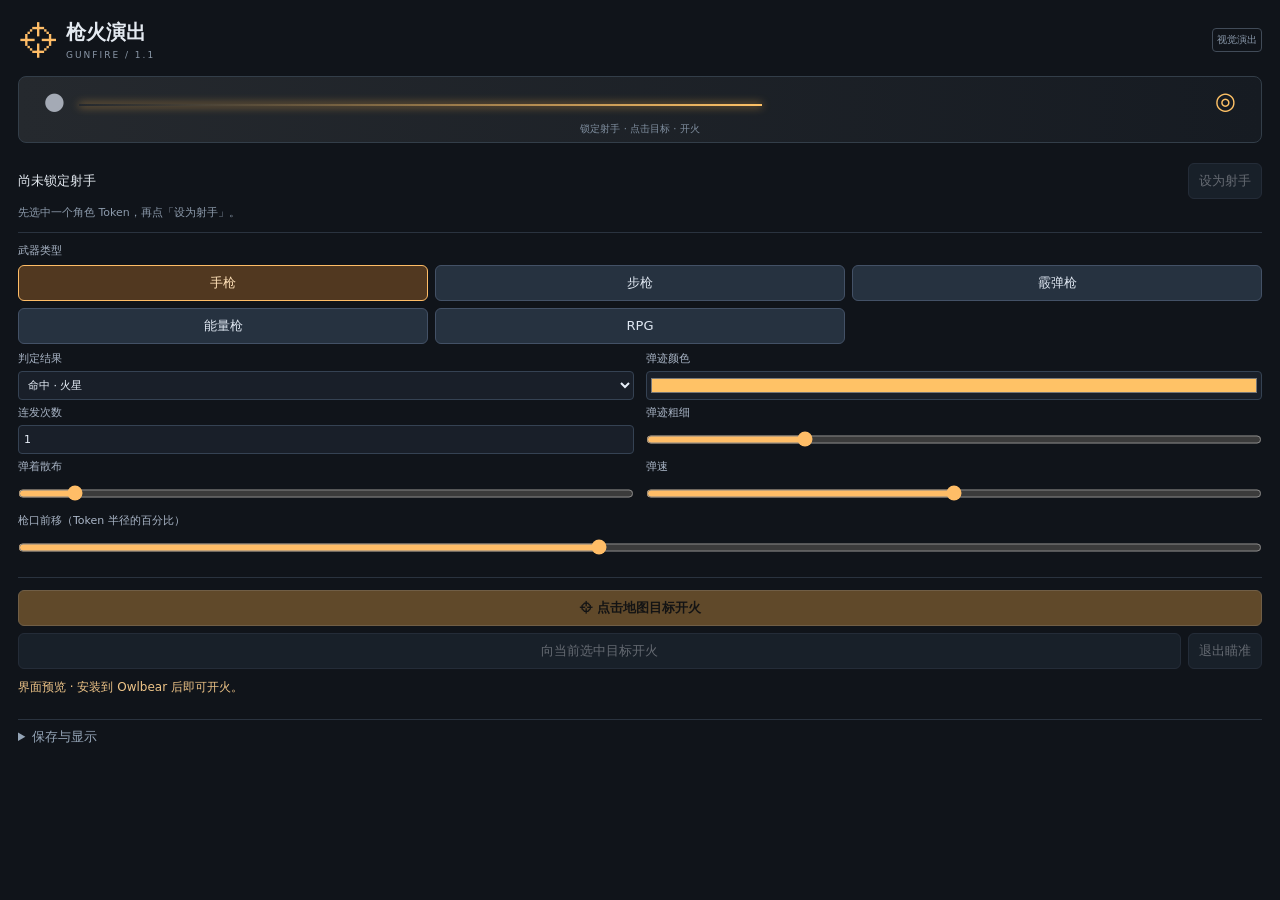
<file: index.html>
<!doctype html><html lang="zh-CN"><head><meta charset="UTF-8"><meta name="viewport" content="width=device-width,initial-scale=1"><title>枪火演出</title>  <script type="module" crossorigin src="./assets/main-PDKP3Z4Z.js"></script>
  <link rel="modulepreload" crossorigin href="./assets/api-CV9-bY2L.js">
  <link rel="stylesheet" crossorigin href="./assets/main-BCXpAb7c.css">
</head><body><main>
<header><span class="crosshair">⌖</span><div><h1>枪火演出</h1><small>GUNFIRE / 1.1</small></div><span class="badge">视觉演出</span></header>
<div class="demo"><span class="dummy left">●</span><div class="trace"></div><span class="dummy right">◎</span><small>锁定射手 · 点击目标 · 开火</small></div>
<section><div class="row"><span id="shooter">尚未锁定射手</span><button id="lock">设为射手</button></div><p class="hint">先选中一个角色 Token，再点「设为射手」。</p></section>
<section><label>武器类型</label><div class="weapons"><button data-weapon="pistol" class="active">手枪</button><button data-weapon="rifle">步枪</button><button data-weapon="shotgun">霰弹枪</button><button data-weapon="energy">能量枪</button><button data-weapon="rpg">RPG</button></div>
<div class="fields"><label>判定结果<select id="result"><option value="hit">命中 · 火星</option><option value="miss">未命中 · 掠过</option><option value="shield">护盾 · 波纹</option></select></label><label>弹迹颜色<input id="color" type="color" value="#ffc266"></label></div>
<div class="fields"><label>连发次数<input id="burst" type="number" min="1" max="6" value="1"></label><label>弹迹粗细<input id="thickness" type="range" min="1" max="5" value="2"></label></div>
<div class="fields"><label>弹着散布<input id="spread" type="range" min="0" max="100" value="8"></label><label>弹速<input id="speed" type="range" min="600" max="3000" step="100" value="1800"></label></div>
<label>枪口前移（Token 半径的百分比）<input id="muzzle" type="range" min="0" max="150" value="70"></label></section>
<div class="actions"><button id="aim" class="primary">⌖ 点击地图目标开火</button><button id="fire">向当前选中目标开火</button><button id="cancel">退出瞄准</button></div>
<p id="status" role="status" aria-live="polite">正在连接 Owlbear…</p>
<details><summary>保存与显示</summary><div class="row"><input id="presetName" placeholder="预设名称，如：江策的手枪" maxlength="40"><button id="savePreset">保存</button></div><div class="row"><select id="presets"><option value="">选择已保存预设</option></select><button id="deletePreset">删除</button></div><label class="check"><input id="enabled" type="checkbox" checked>在本机显示枪火特效</label><p class="hint">参数和预设保存在当前浏览器。纯视觉演出，不扣血、不消耗动作。</p></details>
</main></body></html>
</file>
<file: assets/main-BCXpAb7c.css>
:root{font:13px system-ui,sans-serif;color:#e4eaf1;background:#10141a;color-scheme:dark}*{box-sizing:border-box}body{margin:0}main{padding:18px}header{display:flex;align-items:center;gap:10px}.crosshair{font-size:38px;color:#ffbd67}h1{font-size:20px;margin:0}header small{font-size:9px;letter-spacing:2px;color:#8a97a7}.badge{margin-left:auto;font-size:10px;border:1px solid #414b58;border-radius:4px;padding:4px;color:#8998aa}.demo{position:relative;height:67px;margin:14px 0 10px;background:linear-gradient(90deg,#25292e,#161b22);border:1px solid #333e49;border-radius:8px;overflow:hidden}.dummy{position:absolute;top:10px;font-size:24px;color:#a4aab5}.left{left:25px}.right{right:25px;color:#ffc266}.trace{position:absolute;top:27px;left:60px;width:55%;height:2px;background:linear-gradient(90deg,transparent,#ffc266);box-shadow:0 0 8px #ffb54a}.demo small{position:absolute;bottom:6px;width:100%;text-align:center;font-size:10px;color:#8190a1}section{padding:10px 0;border-bottom:1px solid #2a333f}.row{display:flex;gap:8px;align-items:center}.row>:first-child{flex:1;min-width:0}#shooter{white-space:nowrap;text-overflow:ellipsis;overflow:hidden}.hint{font-size:11px;line-height:1.5;color:#8c9aab;margin:6px 0 0}button,input,select{font:inherit}button{background:#263240;color:#e0e8f2;border:1px solid #435166;border-radius:6px;padding:8px 10px;cursor:pointer}button:hover{filter:brightness(1.2)}button:disabled{opacity:.4;cursor:default}button:focus-visible{outline:2px solid #ffbf70;outline-offset:2px}.weapons{display:grid;grid-template-columns:repeat(3,1fr);gap:7px;margin:7px 0}.weapons button{min-width:0}.weapons .active{background:#513820;border-color:#ffbd67;color:#ffe1b8}label{display:block;color:#aab6c7;font-size:11px}input:not([type=checkbox]),select{display:block;width:100%;margin:5px 0;color:#e7eef8;background:#191f29;border:1px solid #354253;border-radius:4px;padding:5px;min-height:29px}input[type=color]{padding:2px}input[type=range]{padding:0;accent-color:#ffbd67}.fields{display:grid;grid-template-columns:1fr 1fr;gap:12px}.actions{display:grid;grid-template-columns:1fr auto;gap:7px;padding-top:12px}.primary{grid-column:1/-1;background:#d89943;color:#18130c;border-color:#ffce89;font-weight:700}#status{min-height:32px;font-size:12px;line-height:1.5;color:#efc588;margin:9px 0}details{border-top:1px solid #2a333f;padding-top:8px}summary{cursor:pointer;color:#94a4b6;margin-bottom:7px}.check{display:flex;align-items:center;gap:6px;margin-top:7px}
</file>
